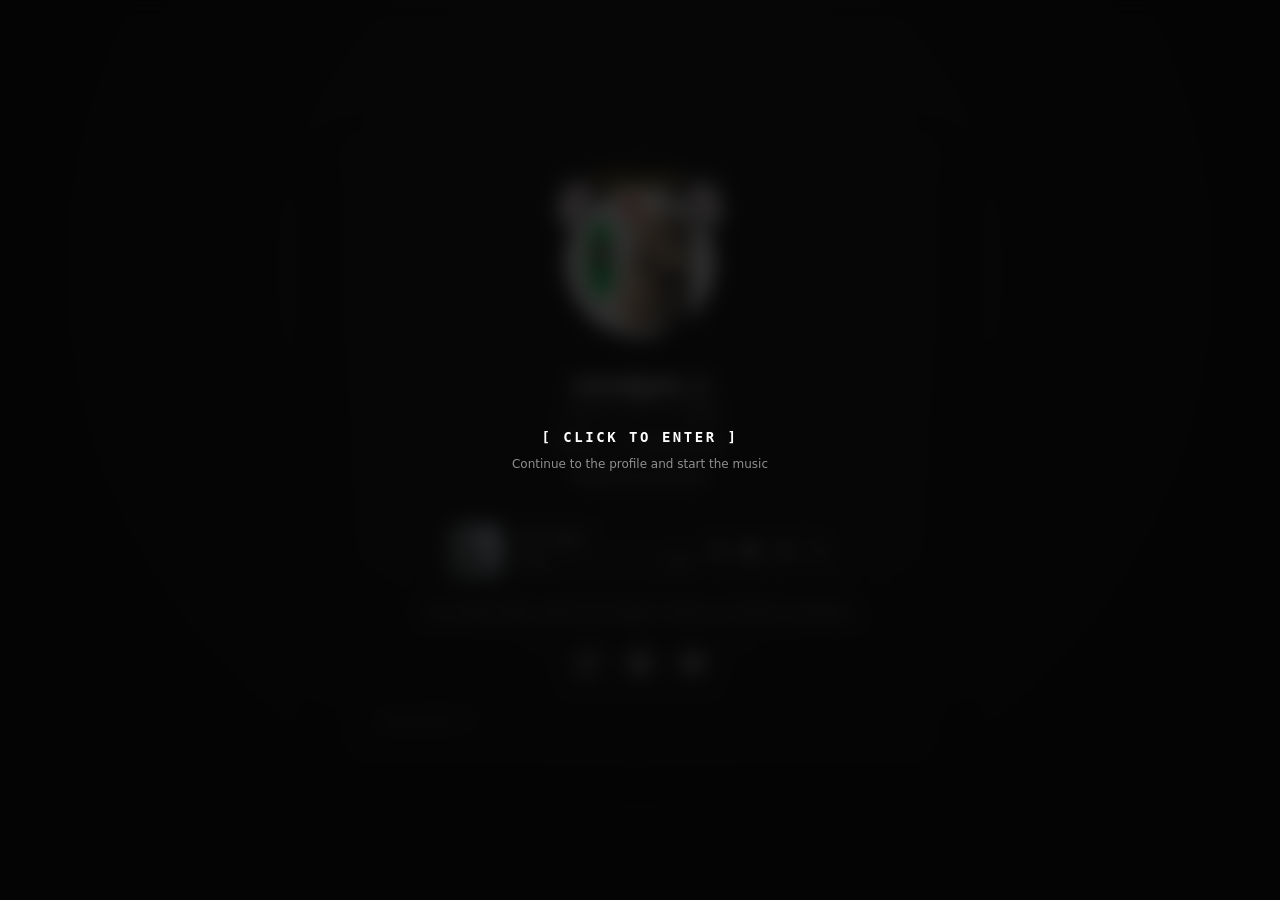
<file: index.html>
<!DOCTYPE html>
<html lang="en">
<head>
    <meta charset="UTF-8">
    <meta name="viewport" content="width=device-width, initial-scale=1.0">
    <meta name="theme-color" content="#000000">

    <title>Redirecting...</title>

    <style>
        * {
            margin: 0;
            padding: 0;
        }

        html, body {
            width: 100%;
            height: 100%;
            background-color: #000000;
            color: #ffffff;
        }
    </style>

    <script>
        window.location.replace("/home");
    </script>
</head>
<body>
</body>
</html>
</file>
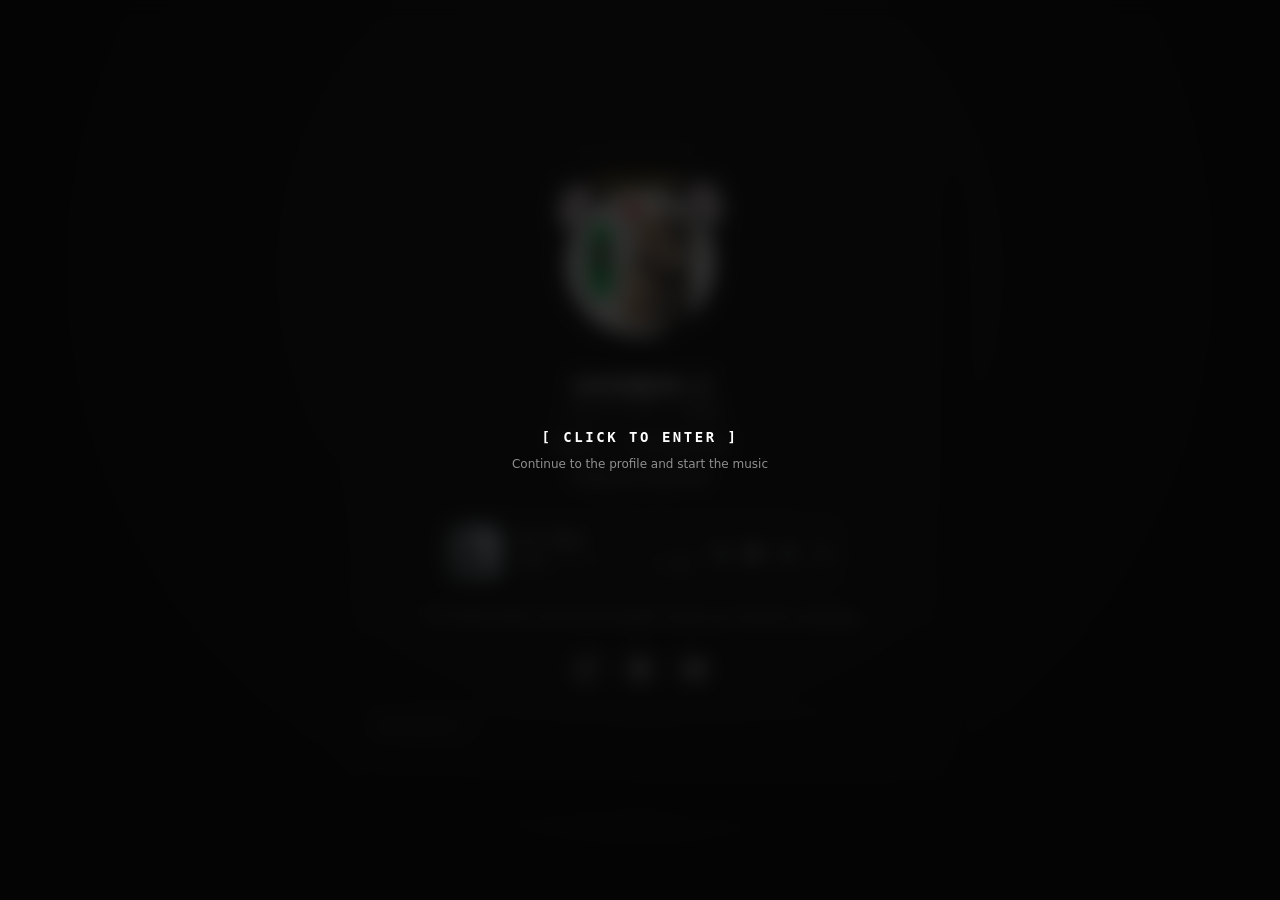
<file: home/index.html>
<!DOCTYPE html>
<html lang="en" class="dark">

<head>
  <meta http-equiv="Content-Type" content="text/html; charset=UTF-8">
  <title>compensated.cc</title>
  <meta name="description" content="www">
  <meta name="theme-color" content="#4a85f6">
  <meta property="og:site_name" content="compensated.cc">
  <meta property="og:type" content="profile">
  <meta property="og:url" content="https://compensated.cc/home">
  <meta property="og:title" content="compensated.cc">
  <meta property="og:description" content="www">
  <meta property="og:image"
    content="https://files.fragile.bio/uploads/01afbd53-d1db-4985-8555-4367f54e01bc/avatar_1795369239421_18f516b48156.jpg">
  <meta property="og:image:secure_url" content="https://fragile.bio/api/avatar/holyshit?v=cbad0c87">
  <meta property="og:image:type" content="image/jpeg">
  <meta property="og:image:width" content="736">
  <meta property="og:image:height" content="736">
  <meta name="twitter:card" content="summary">
  <meta name="twitter:site" content="@compensated">
  <meta name="twitter:title" content="@compensated | compensated.cc">
  <meta name="twitter:description" content="www">
  <meta name="twitter:image"
    content="https://files.fragile.bio/uploads/01afbd53-d1db-4985-8555-4367f54e01bc/avatar_1795369239421_18f516b48156.jpg">

  <meta name="viewport" content="width=device-width, initial-scale=1.0, viewport-fit=cover">

















  <link rel="icon" type="image/svg+xml" href="../cc_files/gt_balloon.png">
  <link rel="icon" type="image/png" href="https://fragile.bio/logo.png">
  <link rel="shortcut icon" type="image/png" href="https://fragile.bio/logo.png">
  <link rel="apple-touch-icon" href="https://fragile.bio/logo.png">
  <script>
    // Disable right-click context menu across the entire website
    document.addEventListener('contextmenu', function (e) {
      e.preventDefault();
      return false;
    }, true);

    // Disable developer tools shortcuts (Ctrl+Shift+I, F12, Ctrl+Shift+J, Ctrl+Shift+C, Ctrl+U, etc.)
    document.addEventListener('keydown', function (e) {
      // F12
      if (e.key === 'F12' || e.keyCode === 123) {
        e.preventDefault();
        e.stopPropagation();
        return false;
      }

      const isCtrlOrMeta = e.ctrlKey || e.metaKey;
      const key = (e.key || '').toLowerCase();

      // Ctrl+Shift+I or Cmd+Option+I (Inspect / DevTools)
      if ((e.ctrlKey && e.shiftKey && key === 'i') || (e.metaKey && e.altKey && key === 'i') || (e.ctrlKey && e.shiftKey && e.keyCode === 73)) {
        e.preventDefault();
        e.stopPropagation();
        return false;
      }

      // Ctrl+Shift+J or Cmd+Option+J (Console)
      if ((e.ctrlKey && e.shiftKey && key === 'j') || (e.metaKey && e.altKey && key === 'j') || (e.ctrlKey && e.shiftKey && e.keyCode === 74)) {
        e.preventDefault();
        e.stopPropagation();
        return false;
      }

      // Ctrl+Shift+C or Cmd+Option+C (Inspect Element)
      if ((e.ctrlKey && e.shiftKey && key === 'c') || (e.metaKey && e.altKey && key === 'c') || (e.ctrlKey && e.shiftKey && e.keyCode === 67)) {
        e.preventDefault();
        e.stopPropagation();
        return false;
      }

      // Ctrl+U or Cmd+Option+U (View Source)
      if ((isCtrlOrMeta && key === 'u') || (e.ctrlKey && e.keyCode === 85)) {
        e.preventDefault();
        e.stopPropagation();
        return false;
      }
    }, true);
  </script>
  <link rel="preconnect" href="https://fonts.googleapis.com/">
  <link rel="preconnect" href="https://fonts.gstatic.com/" crossorigin="">
  <link href="../cc_files/css" rel="stylesheet">
  <link href="../cc_files/css2" rel="stylesheet">
  <link rel="stylesheet" crossorigin="" href="../cc_files/index-u5bVfTXJ.css">
  <style>
    :root {
      --profile-avatar-size: 130px;
      --profile-avatar-decoration-size: 160px;
      --profile-card-width: 500px;
      --profile-card-scale: 1.15;
    }
  </style>
</head>

<body class="bg-[#050505] text-[#e0e0e0] antialiased selection:bg-white/20 selection:text-white">
  <div id="root">
    <div
      class="min-h-screen bg-[#050505] text-[#e0e0e0] font-sans antialiased selection:bg-white/20 selection:text-white">
      <div class="min-h-screen bg-[#050505]">
        <div
          class="relative min-h-screen w-full flex items-center justify-center px-3 sm:px-4 py-8 sm:py-12 selection:bg-purple-500/30 selection:text-purple-200 public-profile-root overflow-x-hidden">
          <div class="fixed inset-0 pointer-events-none z-0 overflow-hidden" style="background-color: rgb(5, 5, 5);">
            <div
              class="absolute inset-0 bg-cover bg-center bg-no-repeat transition-all duration-700 scale-105 sm:scale-[1.08]"
              style="background-image: url(&quot;https://files.fragile.bio/uploads/01afbd53-d1db-4985-8555-4367f54e01bc/background_1795368846792_d53164e3f866.jpg&quot;); opacity: 0.52; filter: blur(14px); will-change: filter, transform;">
            </div>
            <div class="absolute inset-0 opacity-40 mix-blend-screen transition-all duration-700 z-[1]"
              style="background: radial-gradient(circle at 50% 30%, rgba(228, 228, 231, 0.145) 0%, transparent 65%);">
            </div><canvas class="absolute inset-0 w-full h-full z-[1]" width="2552" height="1308"></canvas><canvas
              class="absolute inset-0 w-full h-full pointer-events-none z-10" width="2552" height="1308"></canvas>
          </div>
          <main
            class="relative z-10 my-6 sm:my-10 w-full max-w-full flex justify-center transition-opacity duration-700 opacity-100">
            <div
              class="relative mx-auto border transition-all duration-300 rounded-2xl border-white/10  p-5 sm:p-6 text-center text-white overflow-hidden shadow-2xl"
              style="width: min(var(--profile-card-width), calc(100vw - 24px)); transform-origin: center; transition: transform 0.15s ease-out, box-shadow 0.3s; background-color: rgba(15, 15, 20, 0.2); backdrop-filter: blur(0px); box-shadow: rgba(0, 0, 0, 0.6) 0px 20px 40px; transform: perspective(1000px) rotateX(0deg) rotateY(0deg) scale3d(var(--profile-card-scale), var(--profile-card-scale), var(--profile-card-scale));">
              <div class="flex justify-center mb-3">
                <div class="relative inline-block"
                  style="width: var(--profile-avatar-decoration-size); height: var(--profile-avatar-decoration-size);">
                  <div
                    class="absolute left-1/2 top-1/2 -translate-x-1/2 -translate-y-1/2 rounded-full overflow-hidden shadow-xl z-10 p-0"
                    style="background: transparent; width: var(--profile-avatar-size); height: var(--profile-avatar-size);"><img alt="Holyshit"
                      class="w-full h-full object-cover rounded-full bg-transparent border-0"
                      referrerpolicy="no-referrer" src="../cc_files/avatar_1795369239421_18f516b48156.jpg"></div>
                  <img src="../cc_files/animated" alt="" aria-hidden="true" draggable="false"
                    class="absolute left-1/2 top-1/2 -translate-x-1/2 -translate-y-1/2 object-contain z-30 pointer-events-none"
                    style="width: var(--profile-avatar-decoration-size); height: var(--profile-avatar-decoration-size);">
                </div>
              </div>
              <div class="text-center">
                <h1
                  class="text-xl font-bold tracking-tight mb-0.5 flex items-center justify-center gap-1.5 font-display flex-wrap">
                  <span class="relative inline-block text-white">unrealgrav_e</span></h1>
                <p class="text-xs text-white/50 font-mono mb-2">compensated.cc/<span class="text-white/80">home</span>
                </p>
                <div class="flex items-center justify-center gap-2 mb-2 text-[11px] text-white/60"><span
                    class="px-2 py-0.5 rounded-full bg-white/5 border border-white/10">he/him</span><span
                    class="flex items-center gap-1 px-2 py-0.5 rounded-full bg-white/5 border border-white/10"><svg
                      xmlns="http://www.w3.org/2000/svg" width="24" height="24" viewBox="0 0 24 24" fill="none"
                      stroke="currentColor" stroke-width="2" stroke-linecap="round" stroke-linejoin="round"
                      class="lucide lucide-map-pin w-3 h-3 text-white/40" aria-hidden="true">
                      <path
                        d="M20 10c0 4.993-5.539 10.193-7.399 11.799a1 1 0 0 1-1.202 0C9.539 20.193 4 14.993 4 10a8 8 0 0 1 16 0">
                      </path>
                      <circle cx="12" cy="10" r="3"></circle>
                    </svg>Tuscany, Italy</span></div>
              </div>
              <div class="relative group/bio max-w-[360px] mx-auto mb-4 px-1">
                <div class="relative">
                  <div class="text-xs text-white/80 leading-relaxed font-normal min-h-[1.25rem] text-center ">
                    <span></span>People you may know.</div>
                </div>
              </div>
              <div class="mb-4">
                <div id="bio-audio-player"
                  class="group/player block w-full max-w-[360px] mx-auto text-left rounded-[20px] bg-[#121215]/90 hover:bg-[#16161a] border border-white/10 hover:border-white/20 p-3 transition-all duration-300 transform hover:-translate-y-0.5 active:scale-[0.99] shadow-xl relative backdrop-blur-md select-none min-h-[76px] flex flex-col justify-center ">
                  <audio
                    src="https://files.fragile.bio/uploads/01afbd53-d1db-4985-8555-4367f54e01bc/audio_1795367489498_9fdf6655a464.mp3"
                    loop=""></audio>
                  <div class="flex items-center gap-3">
                    <div class="relative flex-shrink-0">
                      <div
                        class="w-12 h-12 rounded-xl overflow-hidden bg-[#222228] border border-white/10 shadow-inner flex items-center justify-center">
                        <img alt="Car Keys"
                          class="w-full h-full object-cover group-hover/player:scale-105 transition-transform duration-300"
                          src="../cc_files/cover_1795367536935_25eb31f3eaa9.jpg"></div>
                    </div>
                    <div class="min-w-0 flex-1 flex flex-col justify-center">
                      <div class="flex items-center justify-between gap-1.5 mb-1.5"><span
                          class="font-mono text-[13px] font-medium text-white tracking-tight truncate leading-none">Car
                          Keys</span></div>
                      <div class="flex items-center gap-2"><span
                          class="font-mono text-[11px] text-gray-300 font-normal shrink-0 select-none">1:10</span>
                        <div class="relative flex-1 py-1.5 cursor-pointer group/bar" title="Seek playback">
                          <div
                            class="w-full h-[2.5px] bg-white/20 group-hover/bar:bg-white/30 rounded-full overflow-hidden transition-colors">
                            <div class="h-full bg-white transition-all duration-75 rounded-full"
                              style="width: 64.3023%;"></div>
                          </div>
                        </div><span
                          class="font-mono text-[11px] text-gray-300 font-normal shrink-0 select-none">1:49</span>
                      </div>
                    </div>
                    <div class="flex items-center gap-1.5 shrink-0 pl-0.5"><button type="button"
                        class="p-1 text-gray-400 hover:text-white transition-colors active:scale-90"
                        title="Restart track" aria-label="Restart track"><svg xmlns="http://www.w3.org/2000/svg"
                          width="24" height="24" viewBox="0 0 24 24" fill="none" stroke="currentColor" stroke-width="2"
                          stroke-linecap="round" stroke-linejoin="round"
                          class="lucide lucide-skip-back w-3.5 h-3.5 fill-current" aria-hidden="true">
                          <path
                            d="M17.971 4.285A2 2 0 0 1 21 6v12a2 2 0 0 1-3.029 1.715l-9.997-5.998a2 2 0 0 1-.003-3.432z">
                          </path>
                          <path d="M3 20V4"></path>
                        </svg></button><button type="button"
                        class="p-1 text-white hover:text-white/80 transition-transform active:scale-90" title="Pause"
                        aria-label="Pause"><svg xmlns="http://www.w3.org/2000/svg" width="24" height="24"
                          viewBox="0 0 24 24" fill="none" stroke="currentColor" stroke-width="2" stroke-linecap="round"
                          stroke-linejoin="round" class="lucide lucide-pause w-4 h-4 fill-current text-white/95"
                          aria-hidden="true">
                          <rect x="14" y="3" width="5" height="18" rx="1"></rect>
                          <rect x="5" y="3" width="5" height="18" rx="1"></rect>
                        </svg></button><button type="button"
                        class="p-1 text-gray-400 hover:text-white transition-colors active:scale-90" title="Next"
                        aria-label="Next"><svg xmlns="http://www.w3.org/2000/svg" width="24" height="24"
                          viewBox="0 0 24 24" fill="none" stroke="currentColor" stroke-width="2" stroke-linecap="round"
                          stroke-linejoin="round" class="lucide lucide-skip-forward w-3.5 h-3.5 fill-current"
                          aria-hidden="true">
                          <path d="M21 4v16"></path>
                          <path
                            d="M6.029 4.285A2 2 0 0 0 3 6v12a2 2 0 0 0 3.029 1.715l9.997-5.998a2 2 0 0 0 .003-3.432z">
                          </path>
                        </svg></button>
                      <div class="relative flex items-center ml-0.5"><button type="button"
                          class="p-1 text-gray-400 hover:text-white transition-colors rounded-full hover:bg-white/5"
                          title="Volume: 22%" aria-label="Volume"><svg xmlns="http://www.w3.org/2000/svg" width="24"
                            height="24" viewBox="0 0 24 24" fill="none" stroke="currentColor" stroke-width="2"
                            stroke-linecap="round" stroke-linejoin="round"
                            class="lucide lucide-volume1 lucide-volume-1 w-3.5 h-3.5 text-gray-300" aria-hidden="true">
                            <path
                              d="M11 4.702a.705.705 0 0 0-1.203-.498L6.413 7.587A1.4 1.4 0 0 1 5.416 8H3a1 1 0 0 0-1 1v6a1 1 0 0 0 1 1h2.416a1.4 1.4 0 0 1 .997.413l3.383 3.384A.705.705 0 0 0 11 19.298z">
                            </path>
                            <path d="M16 9a5 5 0 0 1 0 6"></path>
                          </svg></button></div>
                    </div>
                  </div>
                </div>
              </div>
              <div class="flex items-center justify-center gap-2 mb-4 flex-wrap"><a href="https://tiktok.com/@koppiakka"
                  target="_blank" rel="noopener noreferrer"
                  class="group relative p-2.5 rounded-xl bg-white/5 hover:bg-white/15 border border-white/10 hover:border-white/30 transition-all duration-200 transform hover:-translate-y-0.5 active:scale-95"
                  title="TikTok" style="box-shadow: rgb(238, 29, 82) 0px 0px 0px 0px;"><span
                    class="text-white/80 group-hover:text-white transition-colors"><svg stroke="currentColor"
                      fill="currentColor" stroke-width="0" role="img" viewBox="0 0 24 24" class="w-4 h-4" height="1em"
                      width="1em" xmlns="http://www.w3.org/2000/svg">
                      <path
                        d="M12.525.02c1.31-.02 2.61-.01 3.91-.02.08 1.53.63 3.09 1.75 4.17 1.12 1.11 2.7 1.62 4.24 1.79v4.03c-1.44-.05-2.89-.35-4.2-.97-.57-.26-1.1-.59-1.62-.93-.01 2.92.01 5.84-.02 8.75-.08 1.4-.54 2.79-1.35 3.94-1.31 1.92-3.58 3.17-5.91 3.21-1.43.08-2.86-.31-4.08-1.03-2.02-1.19-3.44-3.37-3.65-5.71-.02-.5-.03-1-.01-1.49.18-1.9 1.12-3.72 2.58-4.96 1.66-1.44 3.98-2.13 6.15-1.72.02 1.48-.04 2.96-.04 4.44-.99-.32-2.15-.23-3.02.37-.63.41-1.11 1.04-1.36 1.75-.21.51-.15 1.07-.14 1.61.24 1.64 1.82 3.02 3.5 2.87 1.12-.01 2.19-.66 2.77-1.61.19-.33.4-.67.41-1.06.1-1.79.06-3.57.07-5.36.01-4.03-.01-8.05.02-12.07z">
                      </path>
                    </svg></span><span
                    class="pointer-events-none absolute -bottom-7 left-1/2 -translate-x-1/2 opacity-0 group-hover:opacity-100 transition-opacity bg-black/90 text-[10px] text-white px-1.5 py-0.5 rounded border border-white/10 whitespace-nowrap z-20">TikTok</span></a><a
                  href="https://open.spotify.com/user/31m5xkwbjzq3vjpip7m6wtp4jyu4"
                  rel="noopener noreferrer"
                  class="group relative p-2.5 rounded-xl bg-white/5 hover:bg-white/15 border border-white/10 hover:border-white/30 transition-all duration-200 transform hover:-translate-y-0.5 active:scale-95"
                  title="Spotify" style="box-shadow: rgb(29, 185, 84) 0px 0px 0px 0px;"><span
                    class="text-white/80 group-hover:text-white transition-colors"><svg stroke="currentColor"
                      fill="currentColor" stroke-width="0" role="img" viewBox="0 0 24 24" class="w-4 h-4" height="1em"
                      width="1em" xmlns="http://www.w3.org/2000/svg">
                      <path
                        d="M12 0C5.4 0 0 5.4 0 12s5.4 12 12 12 12-5.4 12-12S18.66 0 12 0zm5.521 17.34c-.24.359-.66.48-1.021.24-2.82-1.74-6.36-2.101-10.561-1.141-.418.122-.779-.179-.899-.539-.12-.421.18-.78.54-.9 4.56-1.021 8.52-.6 11.64 1.32.42.18.479.659.301 1.02zm1.44-3.3c-.301.42-.841.6-1.262.3-3.239-1.98-8.159-2.58-11.939-1.38-.479.12-1.02-.12-1.14-.6-.12-.48.12-1.021.6-1.141C9.6 9.9 15 10.561 18.72 12.84c.361.181.54.78.241 1.2zm.12-3.36C15.24 8.4 8.82 8.16 5.16 9.301c-.6.179-1.2-.181-1.38-.721-.18-.601.18-1.2.72-1.381 4.26-1.26 11.28-1.02 15.721 1.621.539.3.719 1.02.419 1.56-.299.421-1.02.599-1.559.3z">
                      </path>
                    </svg></span><span
                    class="pointer-events-none absolute -bottom-7 left-1/2 -translate-x-1/2 opacity-0 group-hover:opacity-100 transition-opacity bg-black/90 text-[10px] text-white px-1.5 py-0.5 rounded border border-white/10 whitespace-nowrap z-20">Spotify</span></a><a
                  href="https://youtube.com/@falseoni" target="_blank" rel="noopener noreferrer"
                  class="group relative p-2.5 rounded-xl bg-white/5 hover:bg-white/15 border border-white/10 hover:border-white/30 transition-all duration-200 transform hover:-translate-y-0.5 active:scale-95"
                  title="YouTube" style="box-shadow: rgb(255, 0, 0) 0px 0px 0px 0px;"><span
                    class="text-white/80 group-hover:text-white transition-colors"><svg stroke="currentColor"
                      fill="currentColor" stroke-width="0" role="img" viewBox="0 0 24 24" class="w-4 h-4" height="1em"
                      width="1em" xmlns="http://www.w3.org/2000/svg">
                      <path
                        d="M23.498 6.186a3.016 3.016 0 0 0-2.122-2.136C19.505 3.545 12 3.545 12 3.545s-7.505 0-9.377.505A3.017 3.017 0 0 0 .502 6.186C0 8.07 0 12 0 12s0 3.93.502 5.814a3.016 3.016 0 0 0 2.122 2.136c1.871.505 9.376.505 9.376.505s7.505 0 9.377-.505a3.015 3.015 0 0 0 2.122-2.136C24 15.93 24 12 24 12s0-3.93-.502-5.814zM9.545 15.568V8.432L15.818 12l-6.273 3.568z">
                      </path>
                    </svg></span><span
                    class="pointer-events-none absolute -bottom-7 left-1/2 -translate-x-1/2 opacity-0 group-hover:opacity-100 transition-opacity bg-black/90 text-[10px] text-white px-1.5 py-0.5 rounded border border-white/10 whitespace-nowrap z-20">YouTube</span></a>
              </div>
              <div
                class="pt-2 border-t border-white/5 flex items-center justify-between text-[11px] text-white/40 gap-2 w-full">
                <div class="flex items-center gap-1 font-mono text-[10px] text-white/50 truncate"><span
                    class="truncate">@unrealgrav_e</span></div>
                <div class="flex items-center gap-1.5 flex-shrink-0 opacity-40 hover:opacity-100 transition-opacity">
                  <span class="text-[10px] font-mono tracking-wider text-white/50">...</span></div>
              </div>
            </div>
          </main>
        </div>
      </div>
    </div>
  </div>



  <script>
    (() => {
      const profile = document.querySelector(".public-profile-root");
      const player = document.getElementById("bio-audio-player");
      if (!profile || !player) return;

      const audio = player.querySelector("audio");
      const restartButton = player.querySelector('[aria-label="Restart track"]');
      const playButton = player.querySelector('[aria-label="Pause"]');
      const nextButton = player.querySelector('[aria-label="Next"]');
      const volumeButton = player.querySelector('[aria-label="Volume"]');
      const seekBar = player.querySelector('[title="Seek playback"]');
      const progress = seekBar && seekBar.querySelector(".w-full > div");
      const timeLabels = seekBar && seekBar.parentElement.querySelectorAll("span");
      const card = document.querySelector("main > div");
      if (!audio || !playButton || !seekBar || !progress || !timeLabels || timeLabels.length < 2) return;

      audio.volume = 0.22;
      const status = document.createElement("p");
      status.className = "mt-2 text-xs text-white/70";
      status.setAttribute("role", "status");
      status.hidden = true;
      player.insertAdjacentElement("afterend", status);

      const reportAudioError = (message, error) => {
        status.textContent = message;
        status.hidden = false;
        if (error) console.error(message, error);
      };

      const formatTime = (seconds) => {
        if (!Number.isFinite(seconds)) return "0:00";
        const minutes = Math.floor(seconds / 60);
        const remainder = Math.floor(seconds % 60).toString().padStart(2, "0");
        return `${minutes}:${remainder}`;
      };

      const updatePlaybackButton = () => {
        const playing = !audio.paused;
        playButton.title = playing ? "Pause" : "Play";
        playButton.setAttribute("aria-label", playButton.title);
        playButton.innerHTML = playing
          ? '<svg xmlns="http://www.w3.org/2000/svg" width="24" height="24" viewBox="0 0 24 24" fill="none" stroke="currentColor" stroke-width="2" stroke-linecap="round" stroke-linejoin="round" class="w-4 h-4 fill-current text-white/95" aria-hidden="true"><rect x="14" y="3" width="5" height="18" rx="1"></rect><rect x="5" y="3" width="5" height="18" rx="1"></rect></svg>'
          : '<svg xmlns="http://www.w3.org/2000/svg" width="24" height="24" viewBox="0 0 24 24" fill="none" stroke="currentColor" stroke-width="2" stroke-linecap="round" stroke-linejoin="round" class="w-4 h-4 fill-current text-white/95" aria-hidden="true"><polygon points="6 3 20 12 6 21 6 3"></polygon></svg>';
      };

      const updateProgress = () => {
        const duration = audio.duration;
        const percentage = Number.isFinite(duration) && duration > 0
          ? (audio.currentTime / duration) * 100
          : 0;
        progress.style.width = `${percentage}%`;
        timeLabels[0].textContent = formatTime(audio.currentTime);
        if (Number.isFinite(duration)) timeLabels[1].textContent = formatTime(duration);
        seekBar.setAttribute("aria-valuenow", Math.round(percentage).toString());
      };

      const playAudio = () => {
        audio.play().then(() => {
          status.hidden = true;
        }).catch((error) => {
          reportAudioError("Audio could not be played. Check your connection and try the Play button.", error);
        });
      };

      audio.addEventListener("play", updatePlaybackButton);
      audio.addEventListener("pause", updatePlaybackButton);
      audio.addEventListener("timeupdate", updateProgress);
      audio.addEventListener("loadedmetadata", updateProgress);
      audio.addEventListener("error", () => {
        reportAudioError("The hosted audio could not be loaded. Check your internet connection.");
      });
      updatePlaybackButton();
      updateProgress();

      playButton.addEventListener("click", () => {
        if (audio.paused) playAudio();
        else audio.pause();
      });

      restartButton.addEventListener("click", () => {
        audio.currentTime = 0;
        playAudio();
      });

      nextButton.title = "Replay current track (only one track is saved)";
      nextButton.addEventListener("click", () => {
        audio.currentTime = 0;
        playAudio();
      });

      if (volumeButton) {
        const volumeLevels = [0, 0.22, 0.5, 1];
        volumeButton.addEventListener("click", () => {
          const currentIndex = volumeLevels.findIndex((level) => Math.abs(level - audio.volume) < 0.01);
          audio.volume = volumeLevels[(currentIndex + 1) % volumeLevels.length];
          const percentage = Math.round(audio.volume * 100);
          volumeButton.title = `Volume: ${percentage}%`;
          volumeButton.setAttribute("aria-label", `Volume: ${percentage}%`);
        });
      }

      seekBar.setAttribute("role", "slider");
      seekBar.setAttribute("aria-label", "Seek playback");
      seekBar.setAttribute("aria-valuemin", "0");
      seekBar.setAttribute("aria-valuemax", "100");
      seekBar.tabIndex = 0;
      seekBar.addEventListener("click", (event) => {
        if (!Number.isFinite(audio.duration) || audio.duration <= 0) return;
        const bounds = seekBar.getBoundingClientRect();
        const fraction = Math.max(0, Math.min(1, (event.clientX - bounds.left) / bounds.width));
        audio.currentTime = fraction * audio.duration;
        updateProgress();
      });
      seekBar.addEventListener("keydown", (event) => {
        if (!Number.isFinite(audio.duration) || audio.duration <= 0) return;
        if (event.key === "ArrowRight" || event.key === "ArrowLeft") {
          event.preventDefault();
          const direction = event.key === "ArrowRight" ? 5 : -5;
          audio.currentTime = Math.max(0, Math.min(audio.duration, audio.currentTime + direction));
          updateProgress();
        }
      });

      const entryScreen = document.createElement("button");
      entryScreen.type = "button";
      entryScreen.setAttribute("aria-label", "Click to enter and start the music");
      entryScreen.innerHTML = '<span style="font:600 14px ui-monospace,monospace;letter-spacing:.18em;text-transform:uppercase">[ click to enter ]</span><span style="margin-top:12px;font:400 12px system-ui,sans-serif;color:rgba(255,255,255,.55)">Continue to the profile and start the music</span>';
      Object.assign(entryScreen.style, {
        position: "fixed",
        inset: "0",
        zIndex: "1000",
        display: "flex",
        flexDirection: "column",
        alignItems: "center",
        justifyContent: "center",
        width: "100%",
        height: "100%",
        border: "0",
        background: "rgba(5,5,5,.82)",
        color: "#fff",
        cursor: "pointer",
        backdropFilter: "blur(10px)",
        transition: "opacity .35s ease"
      });
      document.body.appendChild(entryScreen);
      entryScreen.addEventListener("click", () => {
        entryScreen.style.opacity = "0";
        entryScreen.disabled = true;
        window.setTimeout(() => entryScreen.remove(), 350);
        playAudio();
      }, { once: true });

      if (card) {
        const getCardScale = () => Number.parseFloat(getComputedStyle(document.documentElement).getPropertyValue("--profile-card-scale")) || 1;
        const resetCardTilt = () => {
              const cardScale = getCardScale();
              card.style.transform = `perspective(1000px) rotateX(0deg) rotateY(0deg) scale3d(${cardScale},${cardScale},${cardScale})`;
          card.style.boxShadow = "0 20px 40px rgba(0,0,0,.6)";
        };
        window.addEventListener("pointermove", (event) => {
          if (event.pointerType === "touch") return;
          const x = Math.max(0, Math.min(1, event.clientX / window.innerWidth));
          const y = Math.max(0, Math.min(1, event.clientY / window.innerHeight));
          const rotateY = (x - 0.5) * 8;
          const rotateX = (0.5 - y) * 8;
          const cardScale = getCardScale();
          card.style.transform = `perspective(1000px) rotateX(${rotateX}deg) rotateY(${rotateY}deg) scale3d(${cardScale * 1.015},${cardScale * 1.015},${cardScale * 1.015})`;
          card.style.boxShadow = `${-rotateY * 2}px ${20 + rotateX * 2}px 45px rgba(0,0,0,.55)`;
        });
        window.addEventListener("pointerleave", resetCardTilt);
        window.addEventListener("blur", resetCardTilt);
      }

    })();
  </script>
</body>

</html>
</file>
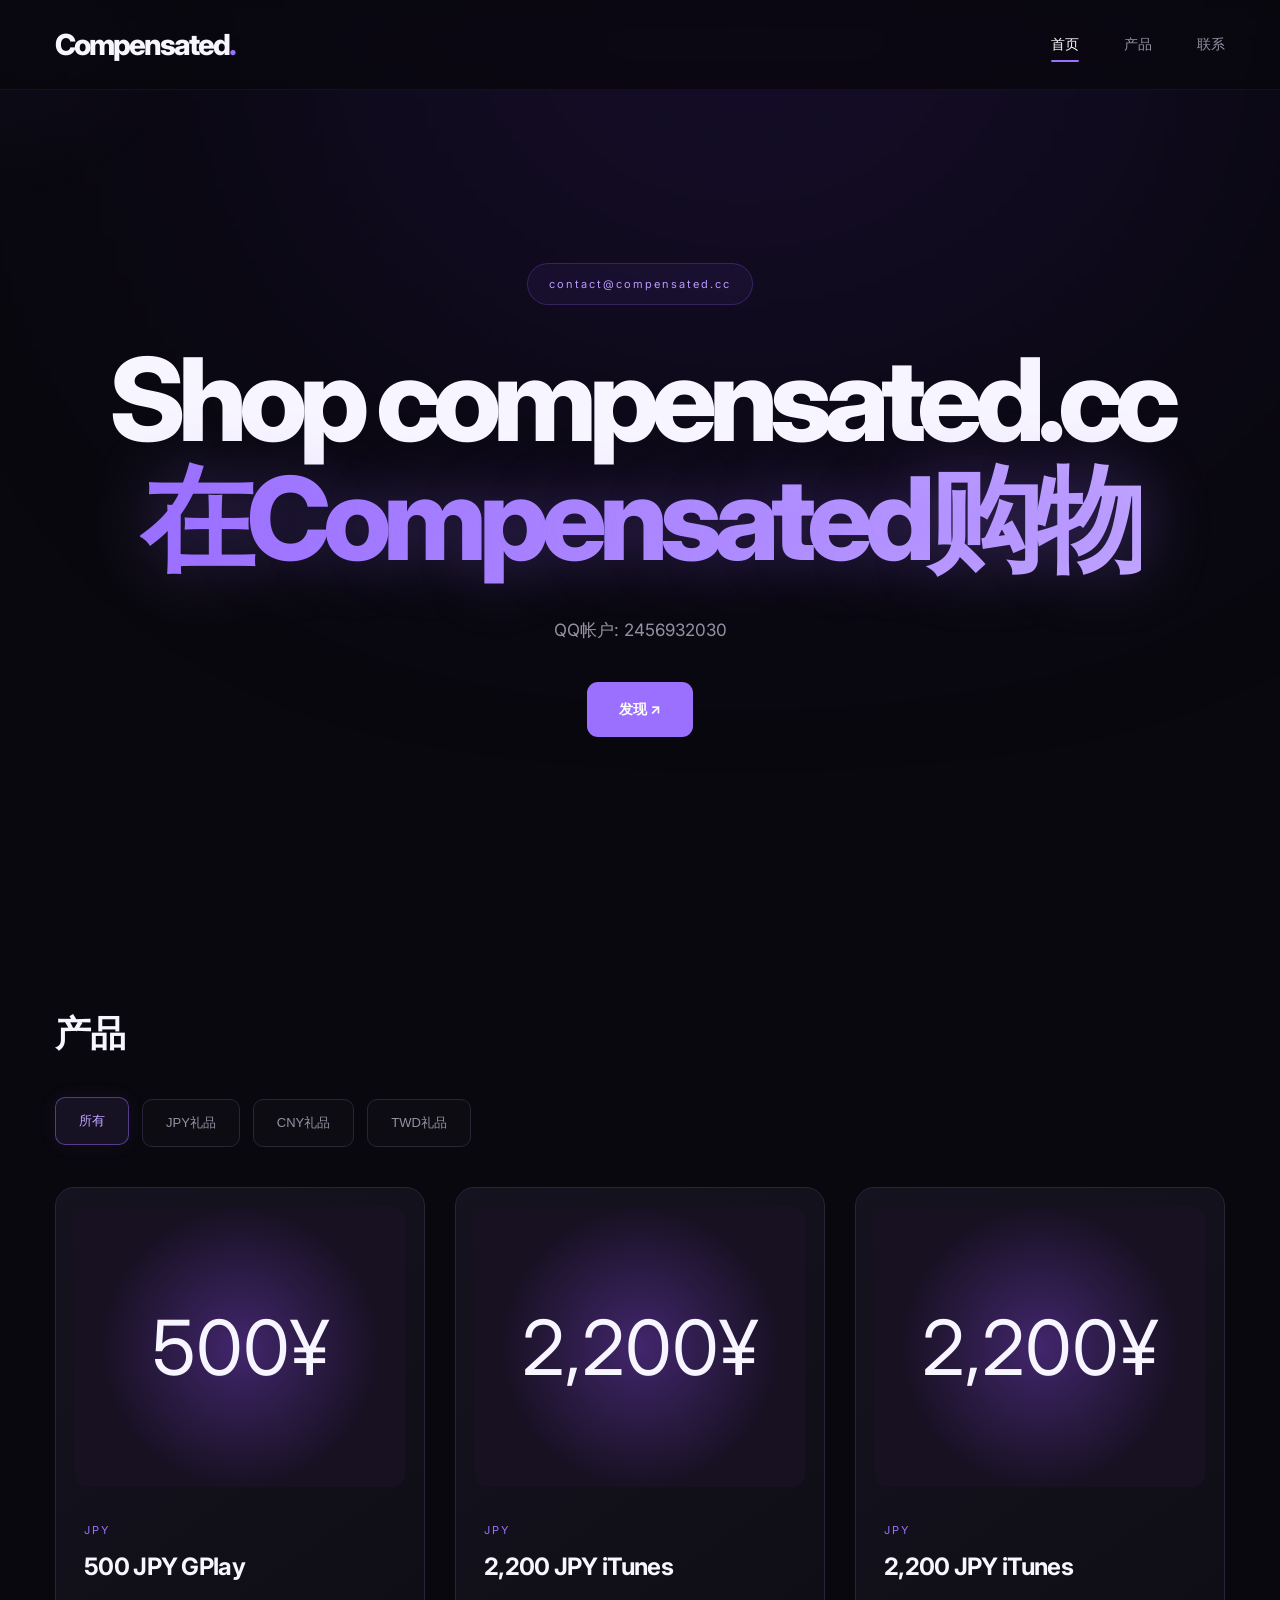
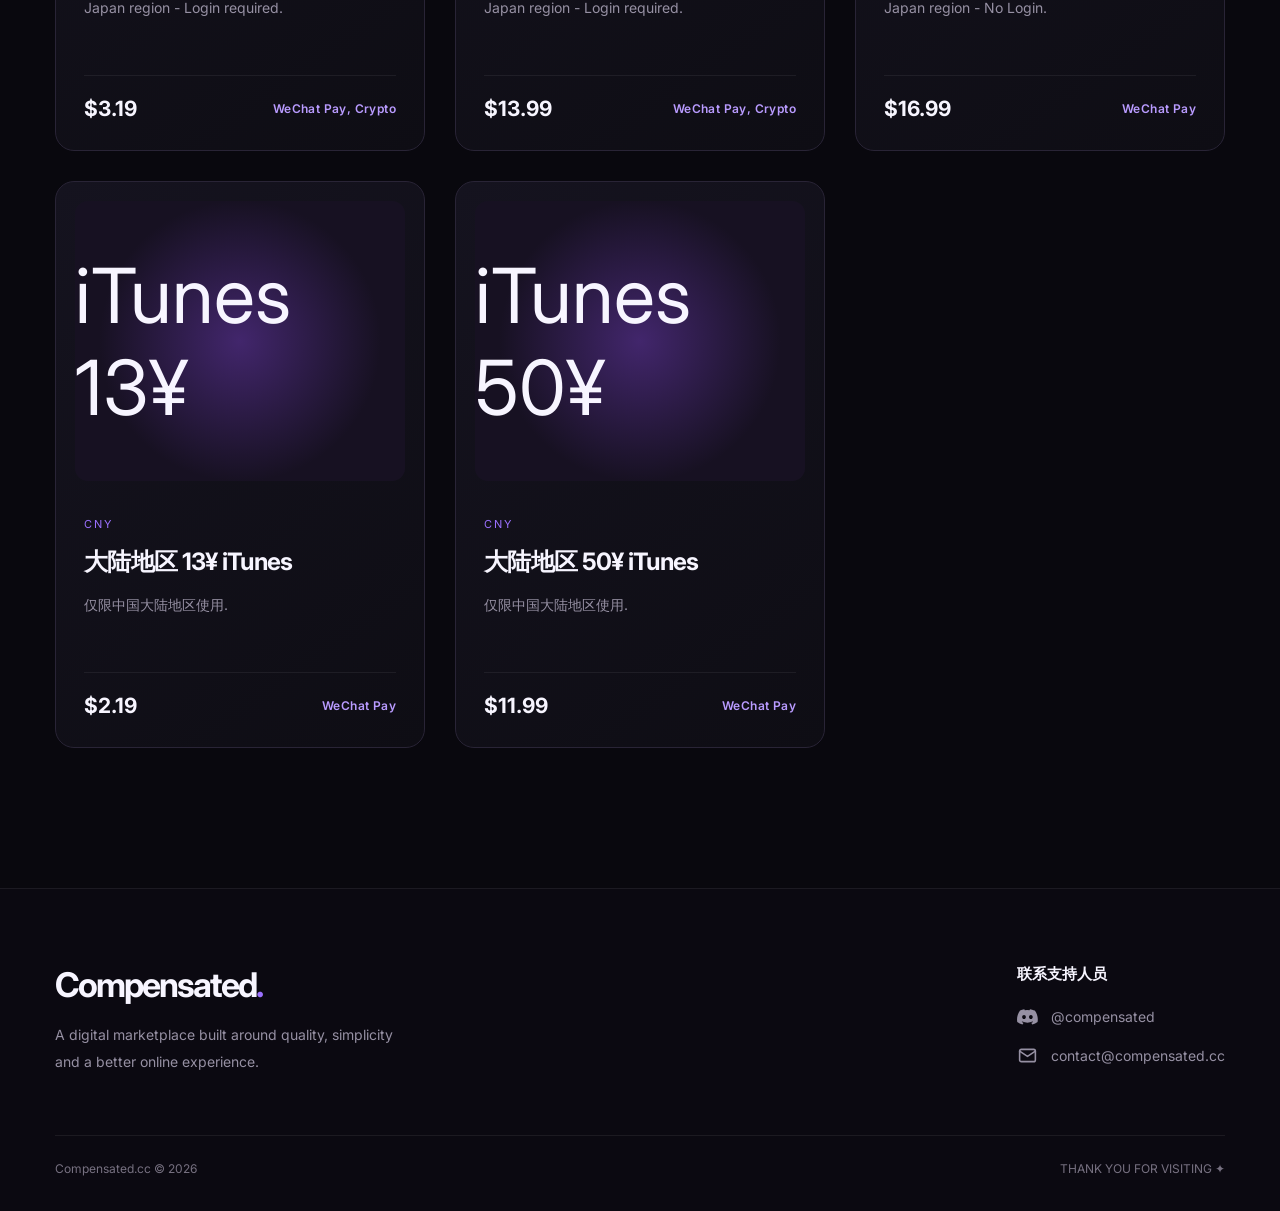
<file: shop/index.html>
<!DOCTYPE html>

<html lang="en">

<head>

<meta charset="UTF-8">

<meta name="viewport" content="width=device-width, initial-scale=1.0">

<title>compensated.cc/shop</title>



<link rel="preconnect" href="https://fonts.googleapis.com">

<link rel="preconnect" href="https://fonts.gstatic.com" crossorigin>



<style>

@import url('https://fonts.googleapis.com/css2?family=Inter:wght@400;500;600;700;800&display=swap');



:root {

  --bg: #09080e;

  --card: #12101b;

  --border: #292436;

  --purple: #9b70ff;

  --muted: #9690a3;

  --white: #f7f5ff;

  --ease-out: cubic-bezier(.22, 1, .36, 1);

  --ease-smooth: cubic-bezier(.4, 0, .2, 1);

}



* {

  box-sizing: border-box;

  margin: 0;

  padding: 0;

}



html {

  scroll-behavior: smooth;

  scroll-padding-top: 100px;

}



body {

  background: var(--bg);

  color: var(--white);

  font-family: Inter, sans-serif;

  min-height: 100vh;

  overflow-x: hidden;

  animation: pageFade .7s var(--ease-smooth) both;

}



@keyframes pageFade {

  from { opacity: 0; }

  to { opacity: 1; }

}



body,

nav,

footer,

.hero,

.container,

.product,

.product-img,

.filter,

.primary-btn,

.logo,

.nav-links a,

.contact-link,

.section-head,

.footer-brand,

.footer-contact,

.footer-bottom {

  transition-timing-function: var(--ease-smooth);

}



/* BACKGROUND GLOW */



body::before {

  content: "";

  position: fixed;

  width: 850px;

  height: 700px;

  background: #7938ff;

  filter: blur(200px);

  opacity: .13;

  top: -350px;

  left: 25%;

  pointer-events: none;

  z-index: -1;

}



body::after {

  content: "";

  position: fixed;

  width: 420px;

  height: 420px;

  left: var(--pointer-x, 50vw);

  top: var(--pointer-y, 50vh);

  transform: translate(-50%, -50%);

  border-radius: 50%;

  background: radial-gradient(circle, #9b70ff12 0, #9b70ff08 28%, transparent 68%);

  pointer-events: none;

  z-index: -1;

  will-change: left, top;

  transition: opacity .6s var(--ease-smooth);

}



/* NAVBAR */



nav {

  width: 100%;

  border-bottom: 1px solid #ffffff0c;

  background: #09080edc;

  backdrop-filter: blur(18px);

  position: sticky;

  top: 0;

  z-index: 100;

  transition: background .45s var(--ease-smooth),

              box-shadow .45s var(--ease-smooth),

              border-color .45s var(--ease-smooth);

}



nav.scrolled {

  background: #09080ef5;

  border-bottom-color: #ffffff16;

  box-shadow: 0 12px 35px #0005;

}



.nav-inner {

  max-width: 1600px;

  margin: auto;

  padding: 27px 55px;

  display: flex;

  align-items: center;

  justify-content: space-between;

}



.logo {

  font-weight: 800;

  font-size: 29px;

  letter-spacing: -2px;

  color: var(--white);

  text-decoration: none;

  transition: transform .45s var(--ease-out),

              text-shadow .45s var(--ease-smooth);

}



.logo:hover {

  transform: scale(1.025);

  text-shadow: 0 0 24px #9b70ff33;

}



.logo span {

  color: var(--purple);

}



.nav-links {

  display: flex;

  gap: 45px;

}



.nav-links a {

  color: var(--muted);

  text-decoration: none;

  font-size: 14px;

  position: relative;

  transition: color .35s var(--ease-smooth),

              transform .35s var(--ease-out),

              text-shadow .35s var(--ease-smooth);

}



.nav-links a::after {

  content: "";

  position: absolute;

  left: 0;

  right: 0;

  bottom: -8px;

  height: 2px;

  border-radius: 2px;

  background: var(--purple);

  transform: scaleX(0);

  opacity: 0;

  transition: transform .35s var(--ease-out),

              opacity .35s var(--ease-smooth);

}



.nav-links a.active {

  color: white;

}



.nav-links a.active::after {

  transform: scaleX(1);

  opacity: 1;

}



.nav-links a:hover {

  color: white;

  text-shadow: 0 0 15px #9b70ff;

  transform: translateY(-2px);

}





/* ACCESSIBLE INTERACTION POLISH */
.nav-links a:focus-visible,
.logo:focus-visible,
.primary-btn:focus-visible,
.filter:focus-visible,
.contact-link:focus-visible {
  outline: 2px solid var(--purple);
  outline-offset: 5px;
  border-radius: 5px;
}

.filter,
.primary-btn,
.nav-links a {
  -webkit-tap-highlight-color: transparent;
}

/* HERO */



.hero {

  min-height: 820px;

  display: flex;

  flex-direction: column;

  justify-content: center;

  align-items: center;

  text-align: center;

  padding: 120px 25px;

  position: relative;

}



.tag {

  border: 1px solid #8b5cf644;

  background: #8b5cf612;

  color: #b99bff;

  padding: 13px 21px;

  border-radius: 30px;

  font-size: 11px;

  letter-spacing: 2px;

  margin-bottom: 35px;

  animation: fadeUp .9s var(--ease-out) both;

}



h1 {

  font-size: clamp(65px, 9vw, 120px);

  line-height: 1.03;

  letter-spacing: -8px;

  font-weight: 800;

  animation: fadeUp 1s var(--ease-out) both;

}



h1 span {

  color: var(--purple);

  text-shadow: 0 0 65px #9b70ff55;

  background: linear-gradient(90deg, #9b70ff, #c2a8ff, #9b70ff);

  background-size: 200% auto;

  background-clip: text;

  -webkit-background-clip: text;

  -webkit-text-fill-color: transparent;

  animation: shimmer 5s linear infinite;

}



.hero p {

  color: var(--muted);

  font-size: 17px;

  line-height: 2;

  margin: 35px auto;

  max-width: 600px;

  animation: fadeUp 1.2s var(--ease-out) both;

}



.primary-btn {

  display: inline-block;

  background: var(--purple);

  color: white;

  padding: 18px 32px;

  border-radius: 11px;

  font-size: 14px;

  font-weight: 700;

  text-decoration: none;

  transition: transform .45s var(--ease-out),

              box-shadow .45s var(--ease-smooth),

              background .45s var(--ease-smooth);

  animation: fadeUp 1.3s var(--ease-out) both;

  will-change: transform;

}



.primary-btn::before {

  content: "";

  position: absolute;

  inset: -12px;

  border-radius: 18px;

  background: radial-gradient(circle at var(--glow-x, 50%) var(--glow-y, 50%), #b99cff55, transparent 58%);

  opacity: 0;

  filter: blur(10px);

  z-index: -1;

  transition: opacity .55s var(--ease-smooth);

  pointer-events: none;

}



.primary-btn {

  position: relative;

  z-index: 0;

}



.primary-btn:hover {

  transform: translateY(-5px) scale(1.025);

  box-shadow: 0 12px 45px #9b70ff66;

  background: #a77cff;

}



.primary-btn:hover::before {

  opacity: 1;

}



.primary-btn:active {

  transform: translateY(-1px) scale(.98);

  transition-duration: .12s;

}



/* PRODUCTS */



.container {

  max-width: 1600px;

  margin: auto;

  padding: 100px 55px 140px;

}



.section-head {

  display: flex;

  align-items: center;

  justify-content: space-between;

  margin-bottom: 40px;

}



.section-head h2 {

  font-size: 36px;

  letter-spacing: -1.5px;

}



.section-head span {

  color: var(--purple);

  font-size: 12px;

  letter-spacing: 2px;

}



.filters {

  display: flex;

  gap: 13px;

  margin-bottom: 40px;

  flex-wrap: wrap;

}



.filter {

  border: 1px solid var(--border);

  background: #ffffff05;

  color: var(--muted);

  padding: 14px 23px;

  border-radius: 10px;

  font-size: 13px;

  cursor: pointer;

  transition: background .35s var(--ease-smooth),

              color .35s var(--ease-smooth),

              border-color .35s var(--ease-smooth),

              box-shadow .35s var(--ease-smooth),

              transform .35s var(--ease-out);

}



.filter.active,

.filter:hover {

  background: #9b70ff18;

  color: #c3aaff;

  border-color: #9b70ff77;

  box-shadow: 0 0 20px #9b70ff13;

  transform: translateY(-2px);

}



.filter:active {

  transform: scale(.96);

  transition-duration: .12s;

}



.products {

  display: grid;

  grid-template-columns: repeat(3, minmax(0, 1fr));

  gap: 30px;

}



.product {

  --pointer-x: 50%;

  --pointer-y: 50%;

  position: relative;

  background: linear-gradient(145deg, #15131f, #0e0d14);

  border: 1px solid var(--border);

  border-radius: 19px;

  padding: 19px;

  overflow: hidden;

  transition: transform .55s var(--ease-out),

              border-color .45s var(--ease-smooth),

              box-shadow .55s var(--ease-smooth),

              background .45s var(--ease-smooth);

  transform: perspective(900px) rotateX(var(--rotate-x, 0deg)) rotateY(var(--rotate-y, 0deg)) translateY(var(--lift, 0px));

  will-change: transform, box-shadow;

}



.product::before {

  content: "";

  position: absolute;

  inset: 0;

  border-radius: inherit;

  background: radial-gradient(350px circle at var(--pointer-x) var(--pointer-y), #bba2ff22, transparent 55%);

  opacity: 0;

  transition: opacity .5s var(--ease-smooth);

  pointer-events: none;

  z-index: 0;

}



.product > * {

  position: relative;

  z-index: 1;

}



.product:hover {

  border-color: #9b70ff88;

  box-shadow: 0 22px 65px #0009, 0 0 35px #9b70ff12;

}



.product:hover::before {

  opacity: 1;

}



.product-img {

  height: 280px;

  background: radial-gradient(circle, #42266c, #171122 65%);

  border-radius: 13px;

  display: grid;

  place-items: center;

  font-size: 76px;

  margin-bottom: 26px;

  overflow: hidden;

  transition: background .55s var(--ease-smooth),

              transform .55s var(--ease-out),

              filter .55s var(--ease-smooth);

}



.product:hover .product-img {

  background: radial-gradient(circle, #59368b, #171122 70%);

  transform: scale(1.035);

  filter: brightness(1.08);

}



.product-info h3,

.product-info p,

.product-info small,

.product-bottom {

  transition: transform .45s var(--ease-out),

              color .45s var(--ease-smooth);

}



.product:hover .product-info h3 {

  transform: translateX(3px);

}



.product-info {

  padding: 5px 9px 10px;

}



.product-info small {

  color: var(--purple);

  font-size: 11px;

  letter-spacing: 2px;

}



.product-info h3 {

  margin: 14px 0;

  font-size: 24px;

  letter-spacing: -.7px;

}



.product-info p {

  color: var(--muted);

  font-size: 14px;

  line-height: 1.9;

  min-height: 55px;

}



.product-bottom {

  display: flex;

  justify-content: space-between;

  align-items: center;

  margin-top: 25px;

  padding-top: 20px;

  border-top: 1px solid #ffffff10;

  gap: 10px;

}



.price {

  font-weight: 700;

  font-size: 21px;

}



.payment {

  color: #b99bff;

  font-size: 12px;

  font-weight: 600;

  letter-spacing: .4px;

  text-align: right;

}



/* FOOTER */



footer {

  border-top: 1px solid #ffffff12;

  background: #0b0911;

  padding: 75px 55px 35px;

}



.footer-inner {

  max-width: 1600px;

  margin: auto;

}



.footer-top {

  display: flex;

  justify-content: space-between;

  align-items: flex-start;

  gap: 40px;

  padding-bottom: 60px;

}



.footer-brand {

  max-width: 350px;

}



.footer-brand h2 {

  font-size: 34px;

  letter-spacing: -2px;

  margin-bottom: 17px;

}



.footer-brand h2 span {

  color: var(--purple);

}



.footer-brand p {

  color: var(--muted);

  font-size: 14px;

  line-height: 1.9;

}



.footer-contact h3 {

  font-size: 15px;

  margin-bottom: 22px;

}



.contact-list {

  display: flex;

  flex-direction: column;

  gap: 18px;

}



.contact-link {

  display: flex;

  align-items: center;

  gap: 13px;

  color: var(--muted);

  font-size: 14px;

  text-decoration: none;

  transition: color .35s var(--ease-smooth),

              transform .45s var(--ease-out);

}



.contact-link:hover {

  color: white;

  transform: translateX(5px);

}



.contact-link svg {

  width: 21px;

  height: 21px;

  fill: currentColor;

  flex-shrink: 0;

  transition: transform .45s var(--ease-out);

}



.contact-link:hover svg {

  transform: scale(1.12) rotate(-3deg);

}



.contact-link .mail-icon {

  fill: none;

  stroke: currentColor;

  stroke-width: 1.8;

  stroke-linecap: round;

  stroke-linejoin: round;

}



.footer-bottom {

  border-top: 1px solid #ffffff12;

  padding-top: 25px;

  display: flex;

  justify-content: space-between;

  color: #777181;

  font-size: 12px;

  gap: 15px;

}



/* ANIMATIONS */



@keyframes fadeUp {

  from {

    opacity: 0;

    transform: translateY(25px);

  }

  to {

    opacity: 1;

    transform: translateY(0);

  }

}



@keyframes shimmer {

  to { background-position: 200% center; }

}



@keyframes cardIn {

  from {

    opacity: 0;

    transform: translateY(28px) scale(.96);

  }

  to {

    opacity: 1;

    transform: translateY(0) scale(1);

  }

}



.reveal {

  opacity: 0;

  transform: translateY(35px);

  transition: opacity .9s var(--ease-out),

              transform .9s var(--ease-out);

}



.reveal.visible {

  opacity: 1;

  transform: translateY(0);

}



.products {

  transition: opacity .25s var(--ease-smooth),

              transform .25s var(--ease-smooth);

}



.products.filtering {

  opacity: 0;

  transform: translateY(8px);

}



.product.entering {

  animation: cardIn .7s var(--ease-out) both;

}



@media (prefers-reduced-motion: reduce) {


  .reveal {

    opacity: 1;

    transform: none;

  }

}



/* RESPONSIVE */



@media(max-width: 1000px) {

  .products {

    grid-template-columns: repeat(2, minmax(0, 1fr));

  }



  .nav-inner {

    padding: 24px 30px;

  }



  .container {

    padding: 80px 30px 100px;

  }

}



@media(max-width: 600px) {

  .products {

    grid-template-columns: 1fr;

  }



  .nav-inner {

    padding: 20px;

  }



  .nav-links {

    gap: 16px;

  }



  .nav-links a {

    font-size: 11px;

  }



  .hero {

    min-height: 650px;

  }



  h1 {

    letter-spacing: -4px;

  }



  .hero p {

    font-size: 14px;

  }



  .section-head h2 {

    font-size: 25px;

  }



  .section-head span {

    font-size: 9px;

  }



  .container {

    padding: 65px 20px 90px;

  }



  .product-img {

    height: 240px;

  }



  footer {

    padding: 55px 25px 25px;

  }



  .footer-top {

    flex-direction: column;

    gap: 40px;

  }



  .footer-bottom {

    flex-direction: column;

    line-height: 1.8;

  }

}

</style>

</head>



<body>



<!-- NAVBAR -->



<nav>

  <div class="nav-inner">



    <a class="logo" href="#home" aria-label="Back to top">Compensated<span>.</span></a>



    <div class="nav-links">

      <a href="#home">首页</a>

      <a href="#products">产品</a>

      <a href="#footer">联系</a>

    </div>



  </div>

</nav>



<!-- HERO -->



<section class="hero" id="home">



  <div class="tag">contact@compensated.cc</div>



  <h1>

    Shop compensated.cc<br>

    <span>在Compensated购物</span>

  </h1>



  <p>

    QQ帐户: 2456932030

  </p>



  <a href="#products" class="primary-btn">

    发现 ↗

  </a>



</section>



<!-- PRODUCTS -->



<main class="container" id="products">



  <div class="section-head reveal">

    <h2>产品</h2>

  </div>



  <div class="filters reveal">



    <button class="filter active" onclick="filterProducts('all',this)">

      所有

    </button>



    <button class="filter" onclick="filterProducts('jpy',this)">

      JPY礼品

    </button>



    <button class="filter" onclick="filterProducts('cny',this)">

      CNY礼品

    </button>



    <button class="filter" onclick="filterProducts('twd',this)">

      TWD礼品

    </button>



  </div>



  <div class="products" id="productGrid"></div>



</main>



<!-- FOOTER -->



<footer id="footer">



  <div class="footer-inner">



    <div class="footer-top">



      <div class="footer-brand reveal">

        <h2>Compensated<span>.</span></h2>



        <p>

          A digital marketplace built around quality,

          simplicity and a better online experience.

        </p>

      </div>



      <div class="footer-contact reveal">



        <h3>联系支持人员</h3>



        <div class="contact-list">



          <!-- DISCORD -->



          <a

            class="contact-link"

            href="https://discord.com/users/409346011006500865"

            target="_blank"

            rel="noopener noreferrer"

          >



            <svg viewBox="0 0 24 24" aria-hidden="true">

              <path d="M19.73 5.06a19.3 19.3 0 0 0-4.78-1.48.07.07 0 0 0-.08.04c-.2.36-.42.84-.58 1.22a17.8 17.8 0 0 0-5.36 0c-.16-.39-.38-.86-.59-1.22a.08.08 0 0 0-.08-.04 19.2 19.2 0 0 0-4.78 1.48.07.07 0 0 0-.03.03C.42 9.53-.41 13.86.25 18.14a.09.09 0 0 0 .04.06 19.4 19.4 0 0 0 5.85 2.96.08.08 0 0 0 .09-.03c.45-.62.85-1.27 1.19-1.96a.08.08 0 0 0-.04-.11 12.8 12.8 0 0 1-1.83-.87.08.08 0 0 1-.01-.13l.37-.29a.08.08 0 0 1 .08-.01c3.85 1.76 8.02 1.76 11.82 0a.08.08 0 0 1 .08.01l.37.29a.08.08 0 0 1-.01.13c-.58.34-1.2.63-1.84.87a.08.08 0 0 0-.04.11c.35.69.75 1.34 1.19 1.96a.08.08 0 0 0 .09.03 19.4 19.4 0 0 0 5.86-2.96.08.08 0 0 0 .04-.06c.78-4.95-.4-9.25-3.17-13.05a.06.06 0 0 0-.03-.03ZM8.02 14.98c-1.16 0-2.12-1.06-2.12-2.36 0-1.3.94-2.36 2.12-2.36 1.19 0 2.14 1.07 2.12 2.36 0 1.3-.94 2.36-2.12 2.36Zm7.84 0c-1.16 0-2.12-1.06-2.12-2.36 0-1.3.93-2.36 2.12-2.36 1.19 0 2.14 1.07 2.12 2.36 0 1.3-.93 2.36-2.12 2.36Z"/>

            </svg>



            @compensated



          </a>



          <!-- EMAIL -->



          <a

            class="contact-link"

            href="mailto:contact@compensated.cc"

          >



            <svg class="mail-icon" viewBox="0 0 24 24" aria-hidden="true">

              <rect x="3" y="5" width="18" height="14" rx="2"/>

              <path d="m3 7 9 6 9-6"/>

            </svg>



            contact@compensated.cc



          </a>



        </div>



      </div>



    </div>



    <div class="footer-bottom reveal">

      <span>Compensated.cc © 2026</span>

      <span>THANK YOU FOR VISITING ✦</span>

    </div>



  </div>



</footer>



<script>



/* PRODUCTS */



const products = [



  {

    id: 1,

    name: "500 JPY GPlay",

    category: "jpy",

    price: 3.19,

    icon: "500¥",

    description: "Japan region - Login required.",

    payment: "WeChat Pay, Crypto"

  },



  {

    id: 2,

    name: "2,200 JPY iTunes",

    category: "jpy",

    price: 13.99,

    icon: "2,200¥",

    description: "Japan region - Login required.",

    payment: "WeChat Pay, Crypto"

  },



  {

    id: 3,

    name: "2,200 JPY iTunes",

    category: "jpy",

    price: 16.99,

    icon: "2,200¥",

    description: "Japan region - No Login.",

    payment: "WeChat Pay"

  },



  {

    id: 4,

    name: "大陆地区 13¥ iTunes",

    category: "cny",

    price: 2.19,

    icon: "iTunes 13¥",

    description: "仅限中国大陆地区使用.",

    payment: "WeChat Pay"

  },



  {

    id: 5,

    name: "大陆地区 50¥ iTunes",

    category: "cny",

    price: 11.99,

    icon: "iTunes 50¥",

    description: "仅限中国大陆地区使用.",

    payment: "WeChat Pay"

  }



];



/* RENDER PRODUCTS */



function renderProducts(category = "all") {



  const grid = document.getElementById("productGrid");



  const filtered = products.filter(p =>

    category === "all" || p.category === category

  );



  grid.innerHTML = filtered.map((p, index) => `



    <article class="product reveal entering"

      style="transition-delay:${index * 80}ms; animation-delay:${index * 70}ms">



      <div class="product-img">

        ${p.icon}

      </div>



      <div class="product-info">



        <small>${p.category.toUpperCase()}</small>



        <h3>${p.name}</h3>



        <p>${p.description}</p>



        <div class="product-bottom">



          <span class="price">

            $${p.price.toFixed(2)}

          </span>



          <span class="payment">

            ${p.payment}

          </span>



        </div>



      </div>



    </article>



  `).join("");



  observeReveals();



  requestAnimationFrame(() => {

    grid.querySelectorAll(".product").forEach(card => {

      card.classList.add("visible");

      window.setTimeout(() => card.classList.remove("entering"), 900);

    });

  });



}



/* FILTERS */



function filterProducts(category, button) {



  document.querySelectorAll(".filter").forEach(b =>

    b.classList.remove("active")

  );



  button.classList.add("active");



  const grid = document.getElementById("productGrid");

  const reduceMotion = window.matchMedia("(prefers-reduced-motion: reduce)").matches;



  if (reduceMotion) {

    renderProducts(category);

    return;

  }



  grid.classList.add("filtering");



  window.setTimeout(() => {

    renderProducts(category);

    grid.classList.remove("filtering");

  }, 220);



}



/* SCROLL REVEAL */



let revealObserver;



function observeReveals() {



  if (!("IntersectionObserver" in window)) {

    document.querySelectorAll(".reveal").forEach(el =>

      el.classList.add("visible")

    );

    return;

  }



  if (!revealObserver) {



    revealObserver = new IntersectionObserver(entries => {



      entries.forEach(entry => {



        if (entry.isIntersecting) {



          entry.target.classList.add("visible");



          revealObserver.unobserve(entry.target);



        }



      });



    }, {

      threshold: 0.12

    });



  }



  document.querySelectorAll(".reveal:not(.visible)").forEach(el => {

    revealObserver.observe(el);

  });



}



/* INITIALIZE */



renderProducts();



observeReveals();



const navbar = document.querySelector("nav");



function updateNavbar() {

  navbar.classList.toggle("scrolled", window.scrollY > 24);

}



window.addEventListener("scroll", updateNavbar, { passive: true });

updateNavbar();



const navLinks = document.querySelectorAll(".nav-links a");



let scrollAnimationFrame = null;

document.querySelectorAll('a[href^="#"]').forEach(link => {

  link.addEventListener("click", event => {

    const targetId = link.getAttribute("href");

    const target = targetId === "#" ? null : document.querySelector(targetId);



    if (!target) return;



    event.preventDefault();



    const reduceMotion = window.matchMedia("(prefers-reduced-motion: reduce)").matches;

    const navHeight = navbar.offsetHeight;

    const top = target.getBoundingClientRect().top + window.scrollY - navHeight;



    const destination = targetId === "#home" ? 0 : top;

    // A controlled animation makes anchor navigation feel consistent across browsers.
    if (scrollAnimationFrame) {
      cancelAnimationFrame(scrollAnimationFrame);
      scrollAnimationFrame = null;
    }

    if (reduceMotion) {
      window.scrollTo({ top: destination, behavior: "auto" });
    } else {
      const startY = window.scrollY;
      const distance = destination - startY;
      const duration = Math.min(1400, Math.max(750, Math.abs(distance) * 0.65));
      let startTime = null;

      const animateScroll = timestamp => {
        if (startTime === null) startTime = timestamp;
        const progress = Math.min((timestamp - startTime) / duration, 1);
        const eased = progress < 0.5
          ? 4 * progress * progress * progress
          : 1 - Math.pow(-2 * progress + 2, 3) / 2;

        window.scrollTo(0, startY + distance * eased);

        if (progress < 1) {
          scrollAnimationFrame = requestAnimationFrame(animateScroll);
        } else {
          scrollAnimationFrame = null;
          window.scrollTo(0, destination);
        }
      };

      scrollAnimationFrame = requestAnimationFrame(animateScroll);
    }

    history.replaceState(null, "", targetId);

  });

});

// Manual input cancels the programmed scroll so the page never fights the visitor.
["wheel", "touchstart", "keydown"].forEach(eventName => {
  window.addEventListener(eventName, () => {
    if (scrollAnimationFrame) {
      cancelAnimationFrame(scrollAnimationFrame);
      scrollAnimationFrame = null;
    }
  }, { passive: true });
});



function updateActiveNav() {

  const sections = ["home", "products", "footer"]
    .map(id => document.getElementById(id))
    .filter(Boolean);

  // At the very bottom of the page, always mark Contact as active.
  // This handles short footers where the footer cannot reach the usual
  // scroll threshold because the browser has reached the end of the page.
  const pageBottom = window.scrollY + window.innerHeight;
  const documentBottom = document.documentElement.scrollHeight;

  let currentId = "home";

  if (pageBottom >= documentBottom - 8) {
    currentId = "footer";
  } else {
    const activationLine = navbar.offsetHeight + 180;

    sections.forEach(section => {
      if (section.getBoundingClientRect().top <= activationLine) {
        currentId = section.id;
      }
    });
  }

  navLinks.forEach(link => {
    link.classList.toggle("active", link.getAttribute("href") === `#${currentId}`);
  });

}



window.addEventListener("scroll", updateActiveNav, { passive: true });
window.addEventListener("resize", updateActiveNav, { passive: true });

updateActiveNav();



/* SMOOTH POINTER MOTION */



const reduceMotion = window.matchMedia("(prefers-reduced-motion: reduce)");

let pointerX = window.innerWidth / 2;

let pointerY = window.innerHeight / 2;

let smoothPointerX = pointerX;

let smoothPointerY = pointerY;



window.addEventListener("pointermove", event => {

  pointerX = event.clientX;

  pointerY = event.clientY;

}, { passive: true });



function animatePointer() {

  if (!reduceMotion.matches) {

    smoothPointerX += (pointerX - smoothPointerX) * .09;

    smoothPointerY += (pointerY - smoothPointerY) * .09;

  } else {

    smoothPointerX = pointerX;

    smoothPointerY = pointerY;

  }



  document.body.style.setProperty("--pointer-x", `${smoothPointerX}px`);

  document.body.style.setProperty("--pointer-y", `${smoothPointerY}px`);

  requestAnimationFrame(animatePointer);

}



animatePointer();



function setupInteractiveCards() {

  if (reduceMotion.matches) return;



  document.querySelectorAll(".product").forEach(card => {

    if (card.dataset.interactive === "true") return;

    card.dataset.interactive = "true";



    let targetRotateX = 0;

    let targetRotateY = 0;

    let targetLift = 0;

    let currentRotateX = 0;

    let currentRotateY = 0;

    let currentLift = 0;

    let cardAnimating = false;



    function animateCard() {

      cardAnimating = true;

      currentRotateX += (targetRotateX - currentRotateX) * .12;

      currentRotateY += (targetRotateY - currentRotateY) * .12;

      currentLift += (targetLift - currentLift) * .12;



      card.style.setProperty("--rotate-x", `${currentRotateX.toFixed(2)}deg`);

      card.style.setProperty("--rotate-y", `${currentRotateY.toFixed(2)}deg`);

      card.style.setProperty("--lift", `${currentLift.toFixed(2)}px`);



      if (Math.abs(targetRotateX - currentRotateX) > .05 ||

          Math.abs(targetRotateY - currentRotateY) > .05 ||

          Math.abs(targetLift - currentLift) > .05) {

        requestAnimationFrame(animateCard);

      } else {

        cardAnimating = false;

      }

    }



    card.addEventListener("pointermove", event => {

      const rect = card.getBoundingClientRect();

      const x = event.clientX - rect.left;

      const y = event.clientY - rect.top;



      card.style.setProperty("--pointer-x", `${x}px`);

      card.style.setProperty("--pointer-y", `${y}px`);



      targetRotateY = ((x / rect.width) - .5) * 7;

      targetRotateX = ((y / rect.height) - .5) * -7;

      targetLift = -9;

      if (!cardAnimating) requestAnimationFrame(animateCard);

    });



    card.addEventListener("pointerleave", () => {

      targetRotateX = 0;

      targetRotateY = 0;

      targetLift = 0;

      card.style.setProperty("--pointer-x", "50%");

      card.style.setProperty("--pointer-y", "50%");

      if (!cardAnimating) requestAnimationFrame(animateCard);

    });

  });



  document.querySelectorAll(".primary-btn").forEach(button => {

    button.addEventListener("pointermove", event => {

      const rect = button.getBoundingClientRect();

      button.style.setProperty("--glow-x", `${event.clientX - rect.left}px`);

      button.style.setProperty("--glow-y", `${event.clientY - rect.top}px`);

    });

  });

}



setupInteractiveCards();



const originalRenderProducts = renderProducts;

renderProducts = function(category = "all") {

  originalRenderProducts(category);

  setupInteractiveCards();

};



</script>



</body>

</html>
</file>
